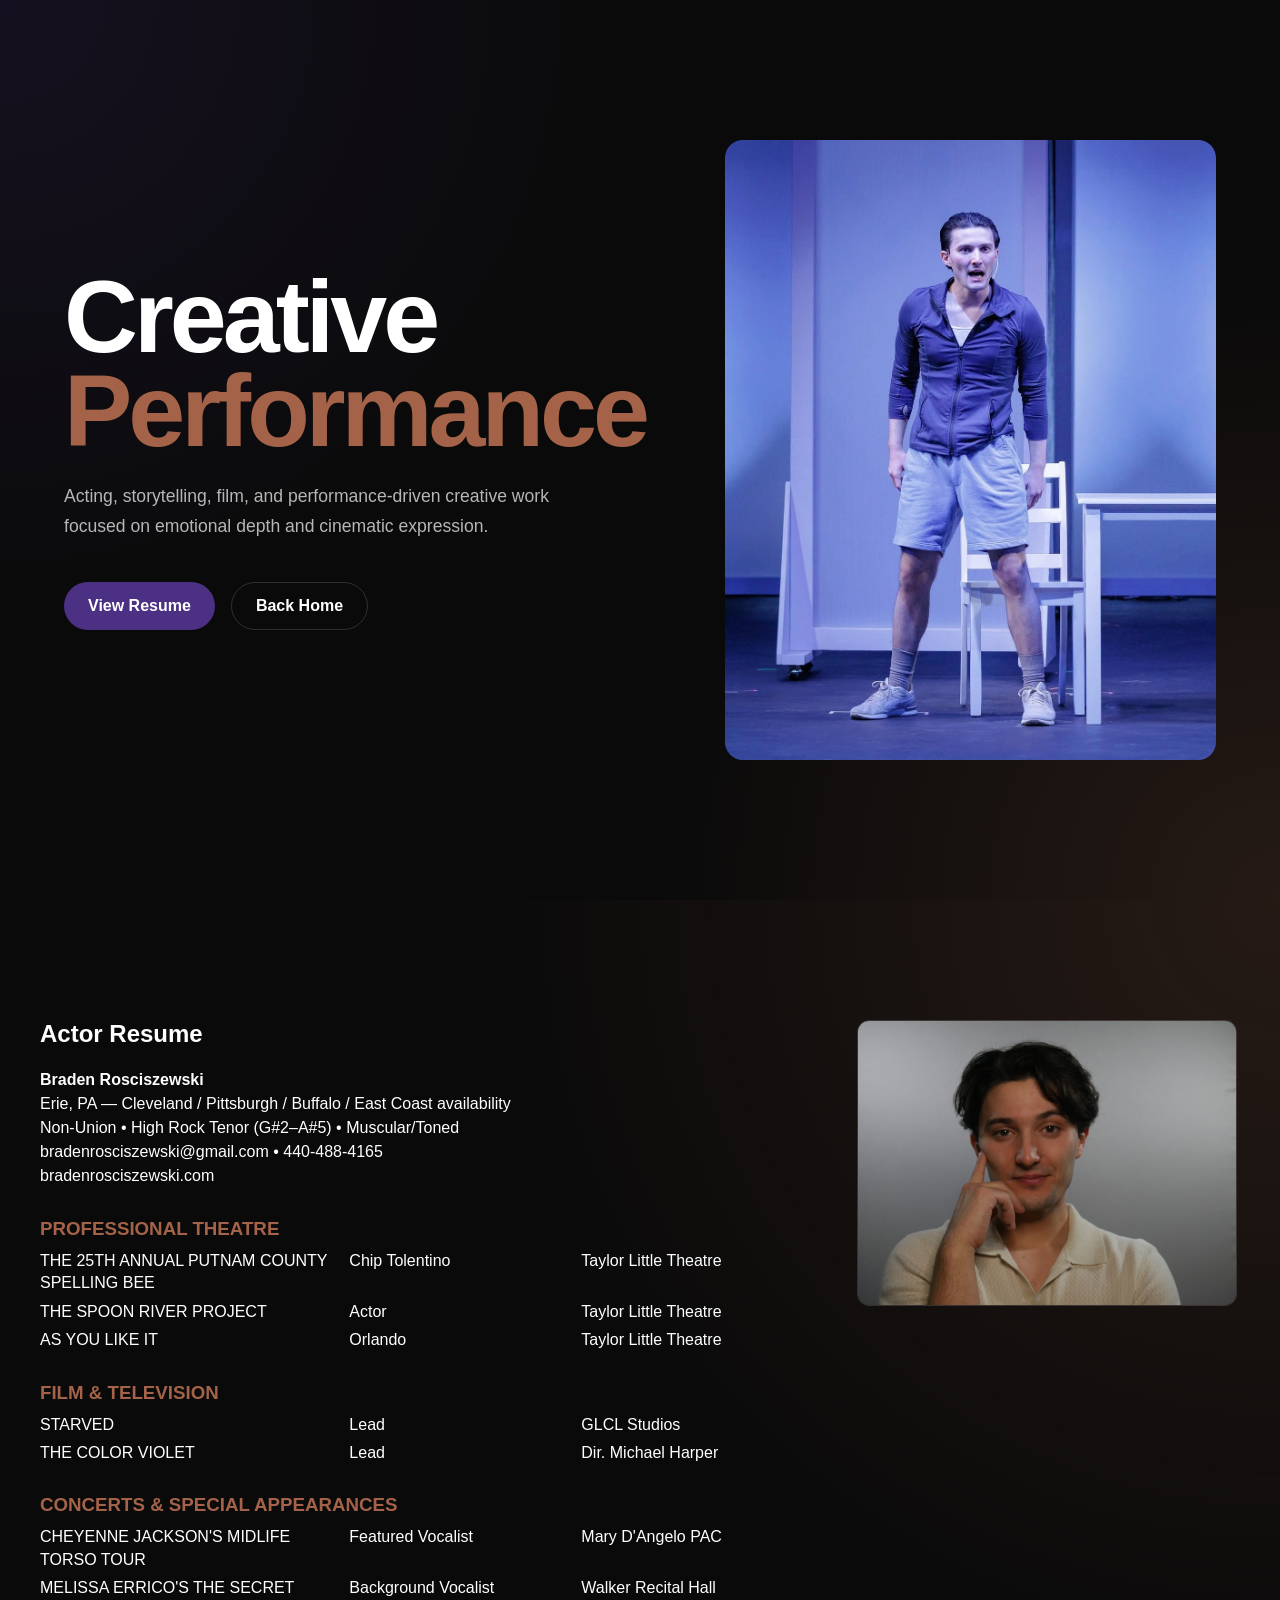
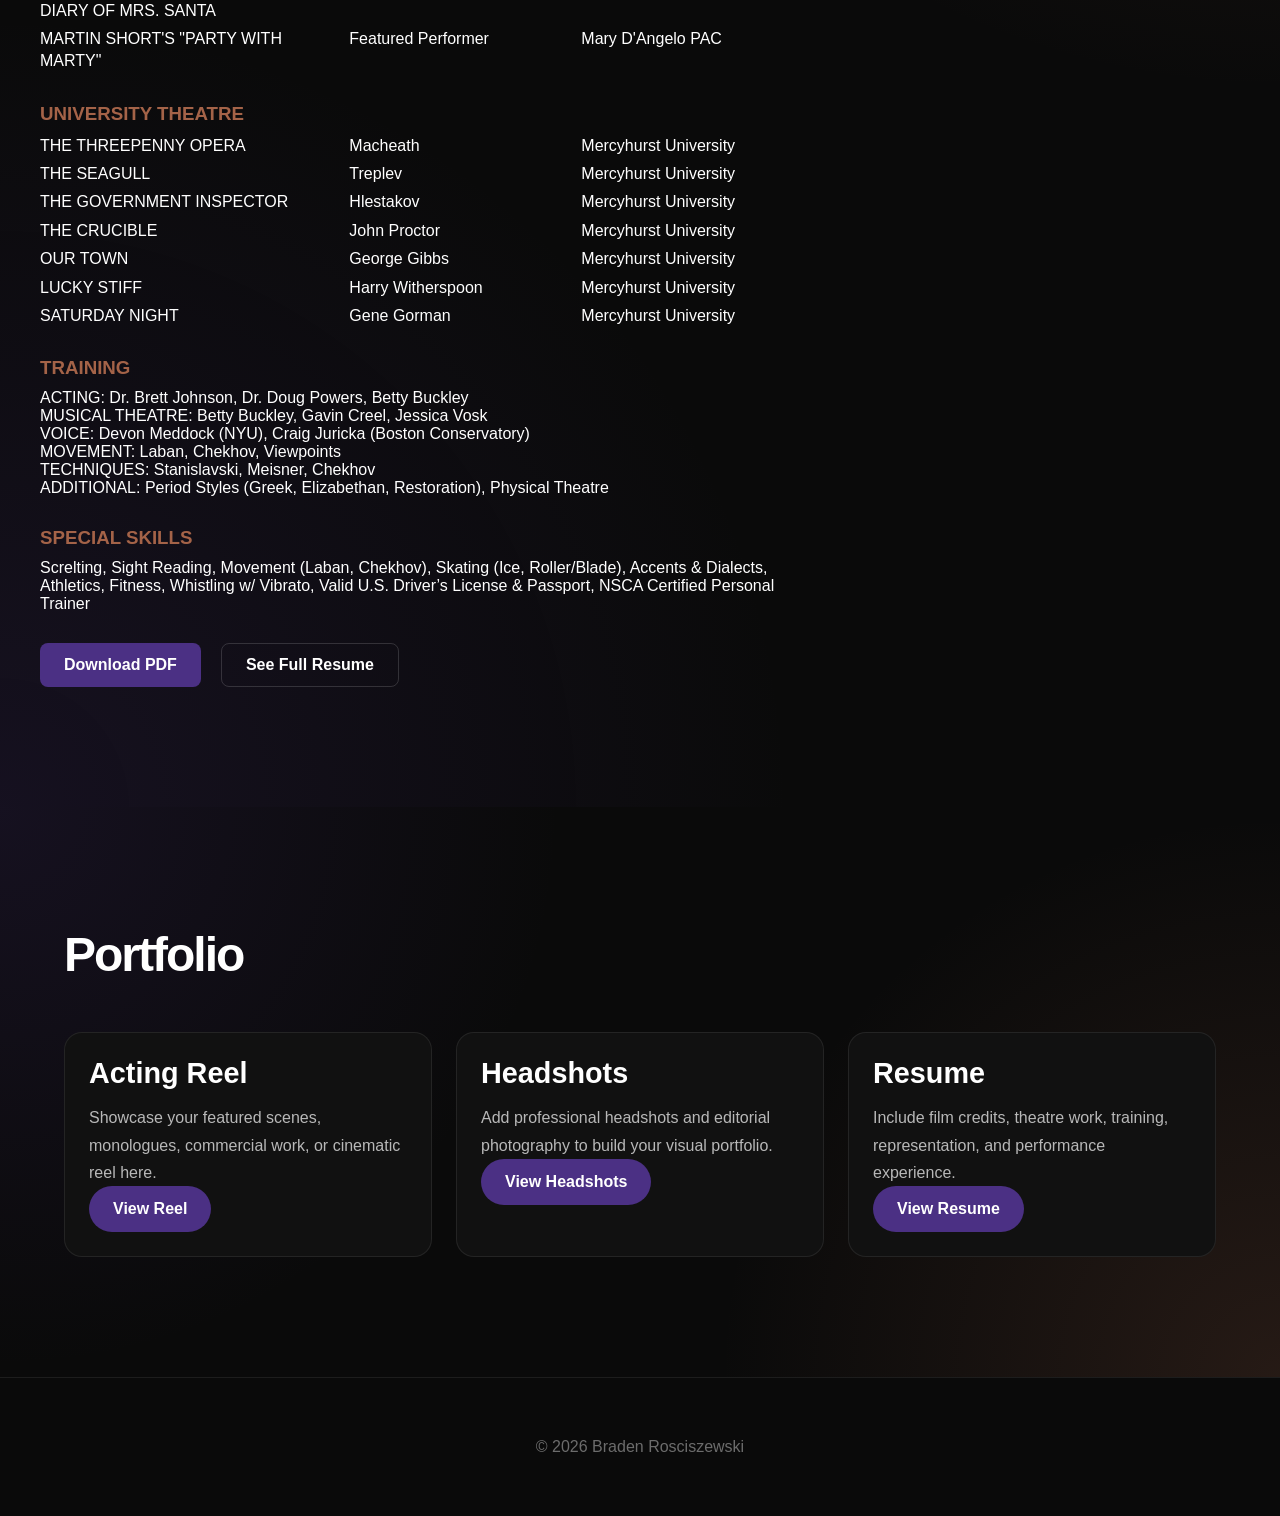
<file: performance/index.html>
<!DOCTYPE html>
<html lang="en">
<head>
  <meta charset="UTF-8" />
  <meta name="viewport" content="width=device-width, initial-scale=1.0"/>
  <title>Performance | Braden Rosciszewski</title>

  <link rel="stylesheet" href="/style.css">

  <style>

    /* LIGHTER DARK MODE BASE */
    body {
      background: #0a0a0a;
      color: white;
    }

    /* HERO WITH MATCHED RADIAL GRADIENT SIZE */
    .hero {
      min-height: 100vh;
      display: flex;
      align-items: center;
      background:
        radial-gradient(circle farthest-corner at top left, rgba(75,48,132,0.18), transparent 40%),
        radial-gradient(circle farthest-corner at bottom right, rgba(164,99,72,0.18), transparent 40%),
        #0a0a0a;
    }

    .accent {
      color: #a46348;
    }

    .btn-primary {
      background: #4b3084;
      color: white;
    }

    .btn-primary:hover {
      background: #a46348;
    }

    .btn-secondary {
      border: 1px solid rgba(255,255,255,0.15);
      color: white;
    }

    .btn-secondary:hover {
      border-color: #a46348;
    }

    .card {
      background: #111;
      border: 1px solid rgba(164,99,72,0.18);
    }

    .card:hover {
      border-color: #a46348;
    }

    .media-grid {
      display: grid;
      grid-template-columns: repeat(auto-fit, minmax(300px, 1fr));
      gap: 24px;
      margin-top: 40px;
    }

    .media-card {
      border-radius: 18px;
      overflow: hidden;
      background: #111;
      border: 1px solid rgba(255,255,255,0.08);
      padding: 24px;
    }

    .media-card h3 {
      font-size: 1.8rem;
      margin-bottom: 14px;
    }

    .media-card p {
      color: rgba(255,255,255,0.7);
      line-height: 1.7;
    }

    /* ⭐ MATCHED RADIAL GRADIENT SIZE FOR SECTION */
    .section {
      padding: 120px 0;
      background:
        radial-gradient(circle farthest-corner at bottom right, rgba(164,99,72,0.18), transparent 40%),
        radial-gradient(circle farthest-corner at top left, rgba(75,48,132,0.18), transparent 40%),
        #0a0a0a;
    }

    /* ⭐ RESUME SECTION WITH GRADIENT + FADE-IN */
    .resume-section {
      padding: 120px 0;
      background:
        radial-gradient(circle farthest-corner at top right, rgba(164,99,72,0.18), transparent 40%),
        radial-gradient(circle farthest-corner at bottom left, rgba(75,48,132,0.18), transparent 40%),
        #0a0a0a;
      opacity: 0;
      transform: translateY(20px);
      transition: opacity 0.8s ease-out, transform 0.8s ease-out;
    }

    .resume-section.visible {
      opacity: 1;
      transform: translateY(0);
    }

    .resume-container {
      display: flex;
      gap: 40px;
      max-width: 1200px;
      margin: auto;
      align-items: flex-start;
    }

    .resume-text {
      flex: 2;
    }

    .resume-photo {
      flex: 1;
      text-align: center;
    }

    .resume-photo img {
      width: 100%;
      max-width: 380px;
      border-radius: 12px;
      border: 1px solid rgba(255,255,255,0.15);
    }

    .resume-header {
      margin-bottom: 30px;
      line-height: 1.5;
    }

    .resume-row {
      display: grid;
      grid-template-columns: 40% 30% 30%;
      margin-bottom: 6px;
    }

    .resume-col {
      padding-right: 10px;
      line-height: 1.4;
    }

    .resume-text h2 {
      margin-bottom: 20px;
    }

    .resume-text h3 {
      margin-top: 30px;
      margin-bottom: 10px;
      color: #a46348;
    }

    .resume-buttons {
      margin-top: 30px;
      display: flex;
      gap: 20px;
    }

    .resume-buttons .btn {
      padding: 12px 24px;
      font-size: 1rem;
      border-radius: 8px;
      text-align: center;
      text-decoration: none;
      transition: background 0.3s ease, border-color 0.3s ease;
    }

    .resume-buttons .btn-primary {
      background: #4b3084;
      color: white;
    }

    .resume-buttons .btn-primary:hover {
      background: #a46348;
    }

    .resume-buttons .btn-secondary {
      border: 1px solid rgba(255,255,255,0.15);
      color: white;
    }

    .resume-buttons .btn-secondary:hover {
      border-color: #a46348;
    }

  </style>

</head>

<body>

  <!-- ⭐ HERO SECTION (unchanged) -->
  <section class="hero">
    <div class="container hero-content">

      <div class="hero-text">

        <h1>
          Creative<br>
          <span class="accent">Performance</span>
        </h1>

        <p>
          Acting, storytelling, film, and performance-driven creative work
          focused on emotional depth and cinematic expression.
        </p>

        <div class="hero-buttons">

          <a href="#resume" class="btn btn-primary">
            View Resume
          </a>

          <a href="/" class="btn btn-secondary">
            Back Home
          </a>

        </div>

      </div>

      <div class="hero-image">
        <img src="/images/orlando.jpg" alt="Performance">
      </div>

    </div>
  </section>

  <!-- ⭐ NEW MIDDLE RESUME SECTION -->
  <section class="resume-section" id="resume">

    <div class="resume-container">

      <div class="resume-text">

        <h2>Actor Resume</h2>

        <p class="resume-header">
          <strong>Braden Rosciszewski</strong><br>
          Erie, PA — Cleveland / Pittsburgh / Buffalo / East Coast availability<br>
          Non-Union • High Rock Tenor (G#2–A#5) • Muscular/Toned<br>
          <a>bradenrosciszewski@gmail.com</a> • 440‑488‑4165<br>
          <a>bradenrosciszewski.com</a>
        </p>

        <h3>PROFESSIONAL THEATRE</h3>
        <div class="resume-row">
          <div class="resume-col">THE 25TH ANNUAL PUTNAM COUNTY SPELLING BEE</div>
          <div class="resume-col">Chip Tolentino</div>
          <div class="resume-col">Taylor Little Theatre</div>
        </div>
        <div class="resume-row">
          <div class="resume-col">THE SPOON RIVER PROJECT</div>
          <div class="resume-col">Actor</div>
          <div class="resume-col">Taylor Little Theatre</div>
        </div>
        <div class="resume-row">
          <div class="resume-col">AS YOU LIKE IT</div>
          <div class="resume-col">Orlando</div>
          <div class="resume-col">Taylor Little Theatre</div>
        </div>
  
        <h3>FILM & TELEVISION</h3>
        <div class="resume-row">
          <div class="resume-col">STARVED</div>
          <div class="resume-col">Lead</div>
          <div class="resume-col">GLCL Studios</div>
        </div>
        <div class="resume-row">
          <div class="resume-col">THE COLOR VIOLET</div>
          <div class="resume-col">Lead</div>
          <div class="resume-col">Dir. Michael Harper</div>
        </div>
        
        <h3>CONCERTS & SPECIAL APPEARANCES</h3>
        <div class="resume-row">
          <div class="resume-col">CHEYENNE JACKSON'S MIDLIFE TORSO TOUR</div>
          <div class="resume-col">Featured Vocalist</div>
          <div class="resume-col">Mary D'Angelo PAC</div>
        </div>
        <div class="resume-row">
          <div class="resume-col">MELISSA ERRICO'S THE SECRET DIARY OF MRS. SANTA</div>
          <div class="resume-col">Background Vocalist</div>
          <div class="resume-col">Walker Recital Hall</div>
        </div>
        <div class="resume-row">
          <div class="resume-col">MARTIN SHORT'S "PARTY WITH MARTY"</div>
          <div class="resume-col">Featured Performer</div>
          <div class="resume-col">Mary D'Angelo PAC</div>
        </div>

        <h3>UNIVERSITY THEATRE</h3>
        <div class="resume-row">
          <div class="resume-col">THE THREEPENNY OPERA</div>
          <div class="resume-col">Macheath</div>
          <div class="resume-col">Mercyhurst University</div>
        </div>
        <div class="resume-row">
          <div class="resume-col">THE SEAGULL</div>
          <div class="resume-col">Treplev</div>
          <div class="resume-col">Mercyhurst University</div>
        </div>
        <div class="resume-row">
          <div class="resume-col">THE GOVERNMENT INSPECTOR</div>
          <div class="resume-col">Hlestakov</div>
          <div class="resume-col">Mercyhurst University</div>
        </div>
        <div class="resume-row">
          <div class="resume-col">THE CRUCIBLE</div>
          <div class="resume-col">John Proctor</div>
          <div class="resume-col">Mercyhurst University</div>
        </div>
        <div class="resume-row">
          <div class="resume-col">OUR TOWN</div>
          <div class="resume-col">George Gibbs</div>
          <div class="resume-col">Mercyhurst University</div>
        </div>
        <div class="resume-row">
          <div class="resume-col">LUCKY STIFF</div>
          <div class="resume-col">Harry Witherspoon</div>
          <div class="resume-col">Mercyhurst University</div>
        </div>
        <div class="resume-row">
          <div class="resume-col">SATURDAY NIGHT</div>
          <div class="resume-col">Gene Gorman</div>
          <div class="resume-col">Mercyhurst University</div>
        </div>

        <h3>TRAINING</h3>
        <p>
          ACTING: Dr. Brett Johnson, Dr. Doug Powers, Betty Buckley<br>
          MUSICAL THEATRE: Betty Buckley, Gavin Creel, Jessica Vosk<br>
          VOICE: Devon Meddock (NYU), Craig Juricka (Boston Conservatory)<br>
          MOVEMENT: Laban, Chekhov, Viewpoints<br>
          TECHNIQUES: Stanislavski, Meisner, Chekhov<br>
          ADDITIONAL: Period Styles (Greek, Elizabethan, Restoration), Physical Theatre
        </p>

        <h3>SPECIAL SKILLS</h3>
        <p>
          Screlting, Sight Reading, Movement (Laban, Chekhov), Skating (Ice, Roller/Blade),  
          Accents & Dialects, Athletics, Fitness, Whistling w/ Vibrato,  
          Valid U.S. Driver’s License & Passport, NSCA Certified Personal Trainer
        </p>

        <div class="resume-buttons">
          <a href="/performance/BradenRosciszewski_Resume.pdf" class="btn btn-primary" download>
            Download PDF
          </a>
          <a href="/performance/resume.html" class="btn btn-secondary">
            See Full Resume
          </a>
        </div>

      </div>

      <div class="resume-photo">
        <img src="/images/altheadshot.JPG" alt="Braden Rosciszewski Headshot">
      </div>

    </div>

  </section>

  <!-- ⭐ BOTTOM PORTFOLIO SECTION (unchanged) -->
  <section class="section" id="portfolio">

    <div class="container">

      <h2 class="section-title">
        Portfolio
      </h2>

      <div class="media-grid">

        <div class="media-card">
          <h3>Acting Reel</h3>
          <p>
            Showcase your featured scenes, monologues,
            commercial work, or cinematic reel here.
          </p>
          <a href="/performance/reel.html" class="btn btn-primary">
            View Reel
          </a>
        </div>

        <div class="media-card">
          <h3>Headshots</h3>
          <p>
            Add professional headshots and editorial photography
            to build your visual portfolio.
          </p>
          <a href="/performance/headshots.html" class="btn btn-primary">
            View Headshots
          </a>
        </div>

        <div class="media-card">
          <h3>Resume</h3>
          <p>
            Include film credits, theatre work,
            training, representation, and performance experience.
          </p>
          <a href="/performance/resume.html" class="btn btn-primary">
            View Resume
          </a>
        </div>

      </div>

    </div>

  </section>

  <footer>
    <div class="container">
      © 2026 Braden Rosciszewski
    </div>
  </footer>

  <!-- ⭐ FADE-IN SCRIPT -->
  <script>
    document.addEventListener("DOMContentLoaded", () => {
      const section = document.querySelector(".resume-section");

      const observer = new IntersectionObserver(entries => {
        entries.forEach(entry => {
          if (entry.isIntersecting) {
            section.classList.add("visible");
            observer.unobserve(section);
          }
        });
      });

      observer.observe(section);
    });
  </script>

</body>
</html>
</file>
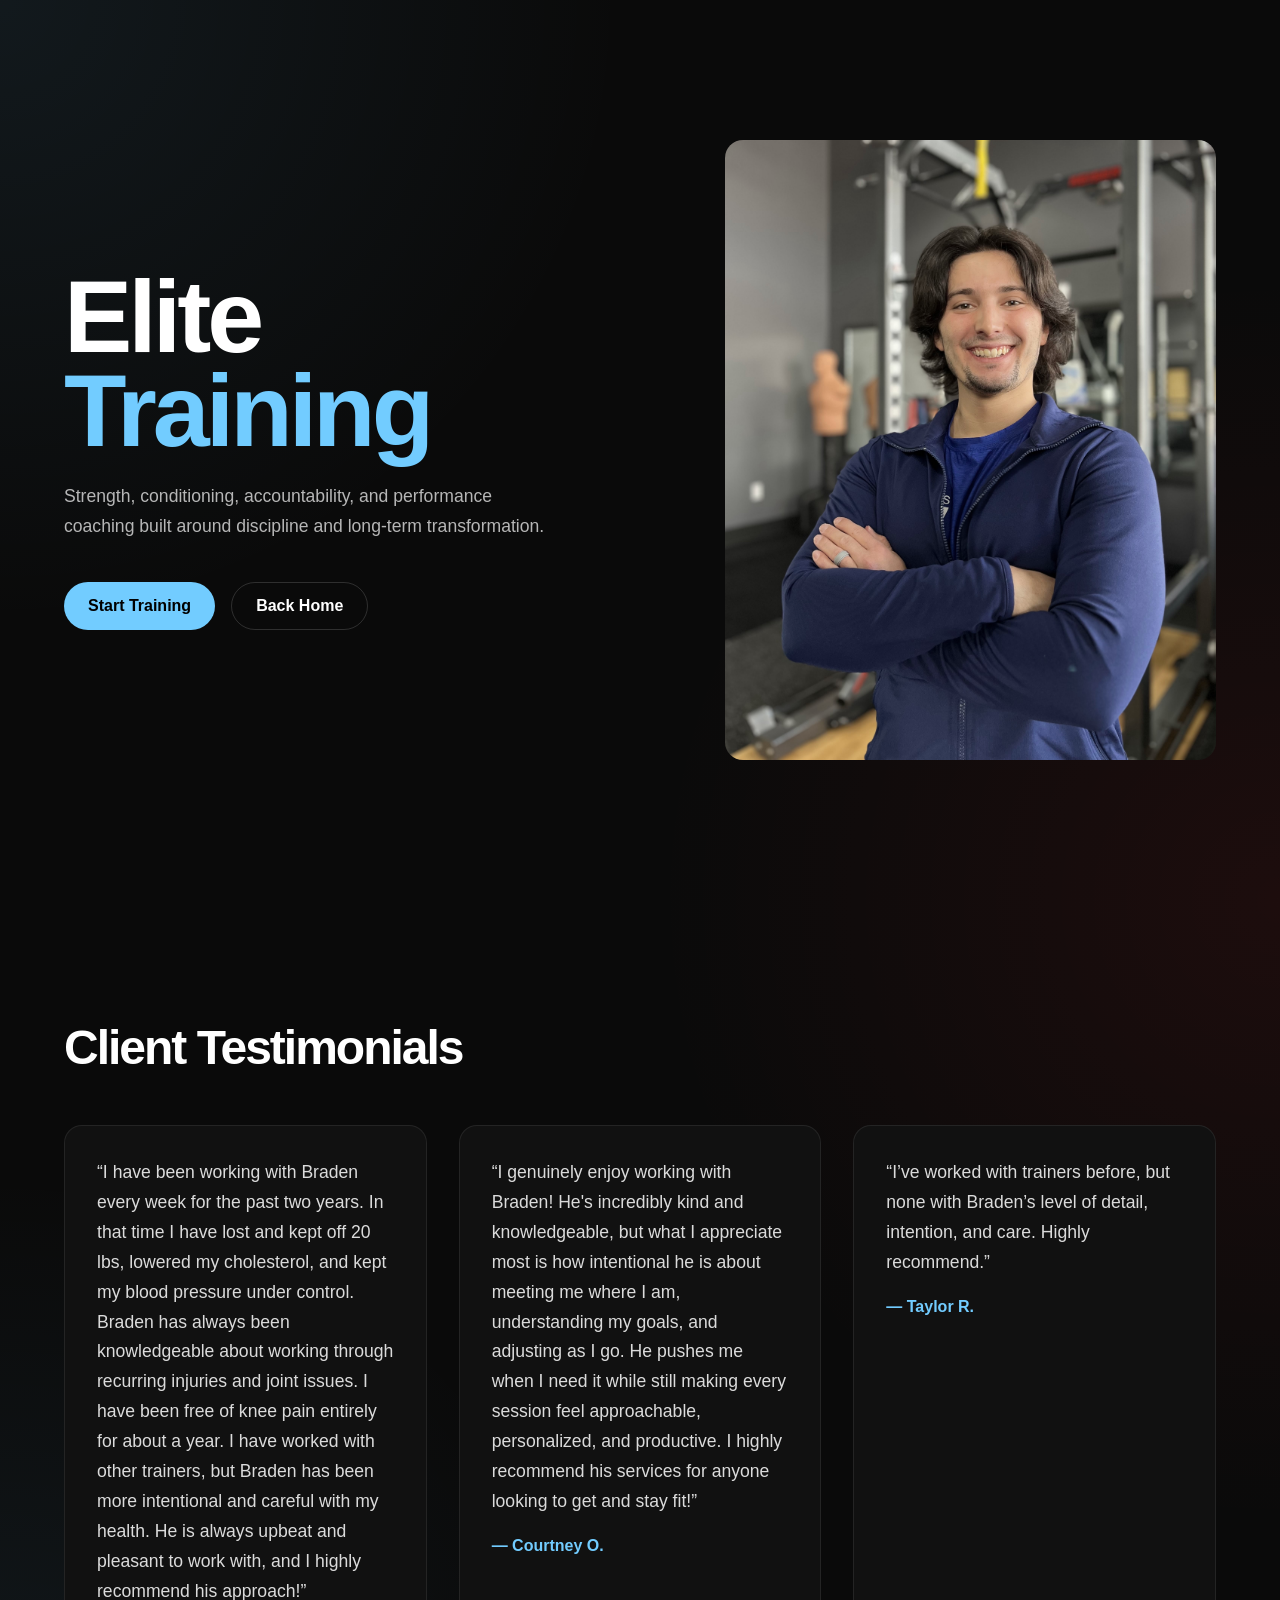
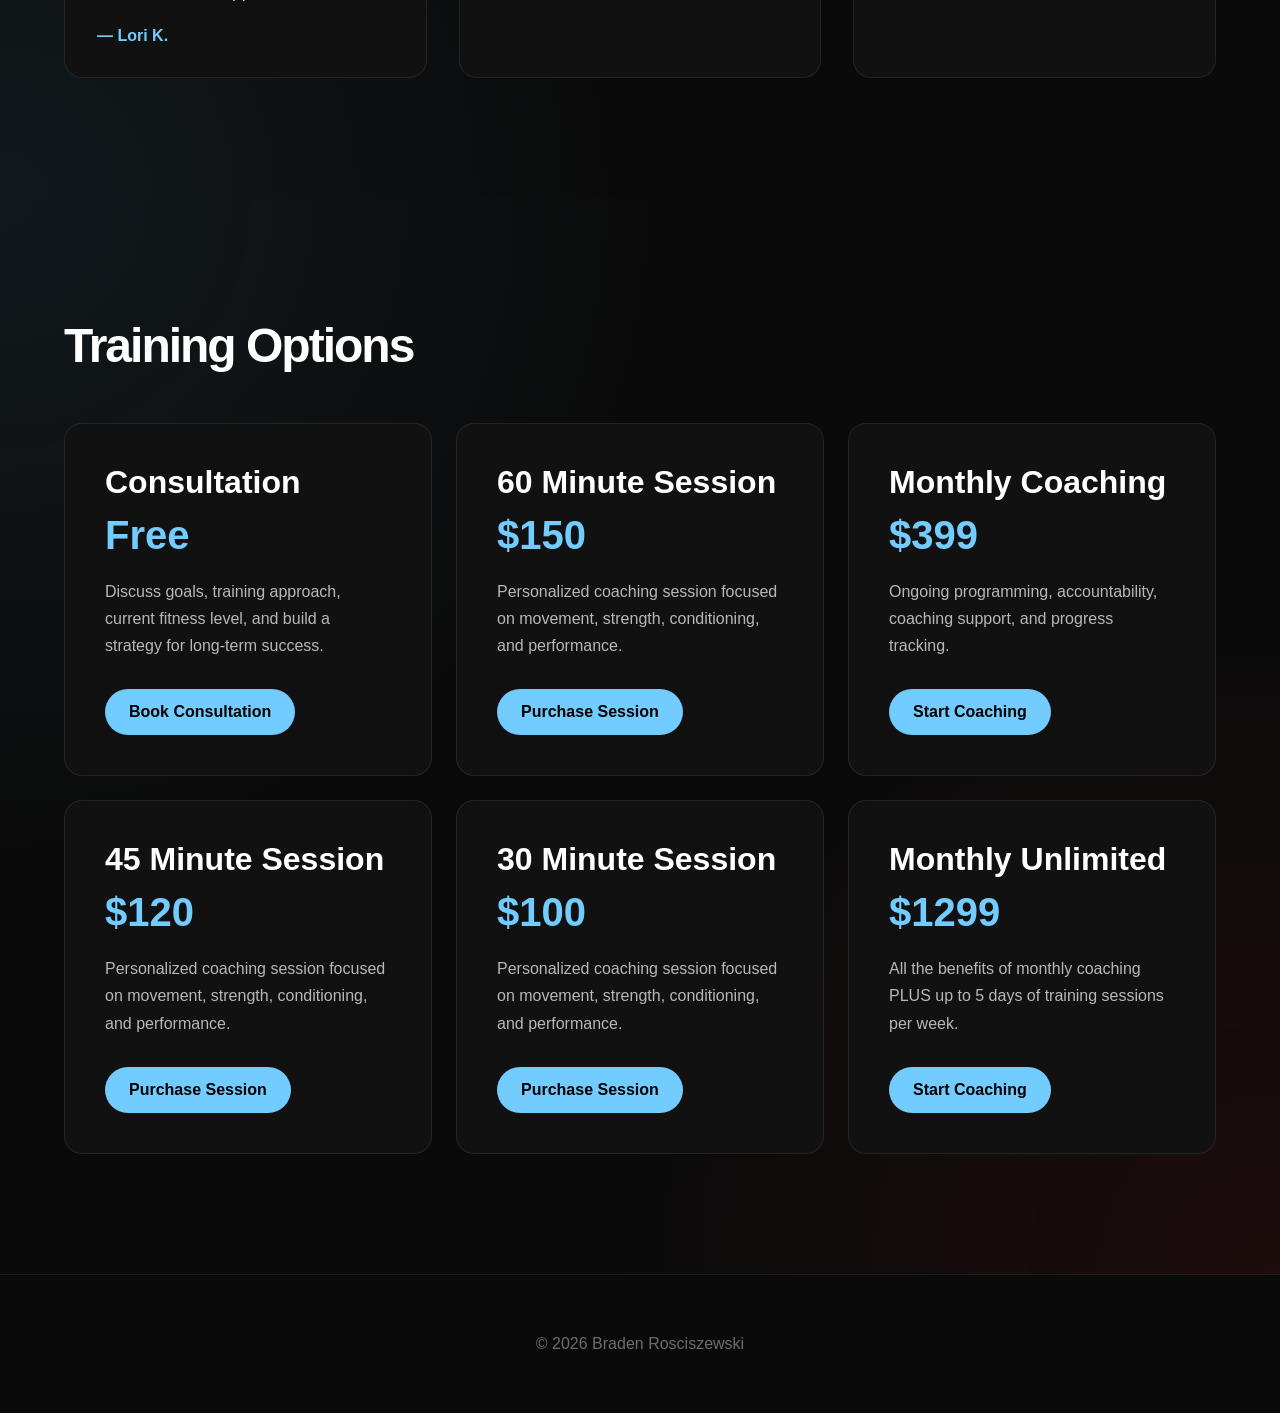
<file: training/index.html>
<!DOCTYPE html>
<html lang="en">
<head>
  <meta charset="UTF-8" />
  <meta name="viewport" content="width=device-width, initial-scale=1.0"/>
  <title>Training | Braden Rosciszewski</title>

  <link rel="stylesheet" href="/style.css">

  <style>

    /* LIGHTER DARK MODE BASE */
    body {
      background: #0a0a0a;
      color: white;
    }

    /* HERO — BLUE TOP LEFT → RED BOTTOM RIGHT */
    .hero {
      min-height: 100vh;
      display: flex;
      align-items: center;
      background:
        radial-gradient(circle farthest-corner at top left, rgba(114,204,255,0.08), transparent 40%),
        radial-gradient(circle farthest-corner at bottom right, rgba(255,49,49,0.08), transparent 40%),
        #0a0a0a;
    }

    .accent {
      color: #72ccff;
    }

    .btn-primary {
      background: #72ccff;
      color: black;
    }

    .btn-primary:hover {
      background: #ff3131;
      color: white;
    }

    .btn-secondary {
      border: 1px solid rgba(255,255,255,0.15);
      color: white;
    }

    .btn-secondary:hover {
      border-color: #72ccff;
    }

    .card {
      background: #000d4f;
      border: 1px solid rgba(114,204,255,0.15);
    }

    .card:hover {
      border-color: #72ccff;
    }

    /* ⭐ TESTIMONIALS — RED TOP RIGHT → BLUE BOTTOM LEFT */
    .testimonials {
      padding: 120px 0;
      background:
        radial-gradient(circle farthest-corner at top right, rgba(255,49,49,0.08), transparent 40%),
        radial-gradient(circle farthest-corner at bottom left, rgba(114,204,255,0.08), transparent 40%),
        #0a0a0a;
    }

    .testimonials-grid {
      display: grid;
      grid-template-columns: repeat(auto-fit, minmax(320px, 1fr));
      gap: 32px;
      margin-top: 40px;
    }

    .testimonial-card {
      background: #111111;
      border: 1px solid rgba(255,255,255,0.08);
      border-radius: 18px;
      padding: 32px;
      transition: border-color 0.3s ease;
    }

    .testimonial-card:hover {
      border-color: #72ccff;
    }

    .quote {
      font-size: 1.1rem;
      line-height: 1.7;
      color: rgba(255,255,255,0.85);
      margin-bottom: 20px;
    }

    .author {
      font-weight: bold;
      color: #72ccff;
      font-size: 1rem;
    }

    /* ⭐ PRICING — BLUE TOP LEFT → RED BOTTOM RIGHT */
    .section {
      padding: 120px 0;
      background:
        radial-gradient(circle farthest-corner at top left, rgba(114,204,255,0.08), transparent 40%),
        radial-gradient(circle farthest-corner at bottom right, rgba(255,49,49,0.08), transparent 40%),
        #0a0a0a;
    }

    .pricing-grid {
      display: grid;
      grid-template-columns: repeat(auto-fit, minmax(280px, 1fr));
      gap: 24px;
      margin-top: 40px;
    }

    .pricing-card {
      background: #111111;
      border: 1px solid rgba(255,255,255,0.08);
      border-radius: 18px;
      padding: 40px;
    }

    .pricing-card h3 {
      font-size: 2rem;
      margin-bottom: 12px;
    }

    .price {
      font-size: 2.5rem;
      color: #72ccff;
      margin-bottom: 20px;
      font-weight: bold;
    }

    .pricing-card p {
      color: rgba(255,255,255,0.7);
      line-height: 1.7;
      margin-bottom: 30px;
    }

  </style>

</head>

<body>

  <!-- HERO -->
  <section class="hero">
    <div class="container hero-content">

      <div class="hero-text">

        <h1>
          Elite<br>
          <span class="accent">Training</span>
        </h1>

        <p>
          Strength, conditioning, accountability, and performance coaching
          built around discipline and long-term transformation.
        </p>

        <div class="hero-buttons">

          <a href="#pricing" class="btn btn-primary">
            Start Training
          </a>

          <a href="/" class="btn btn-secondary">
            Back Home
          </a>

        </div>

      </div>

      <div class="hero-image">
        <img src="/images/trainer.jpg" alt="Training">
      </div>

    </div>
  </section>

  <!-- TESTIMONIALS -->
  <section class="testimonials">
    <div class="container">

      <h2 class="section-title">Client Testimonials</h2>

      <div class="testimonials-grid">

        <div class="testimonial-card">
          <p class="quote">
            “I have been working with Braden every week for the past two years. In that time I have lost and kept off 20 lbs, lowered my cholesterol, and kept my blood pressure under control. Braden has always been knowledgeable about working through recurring injuries and joint issues. I have been free of knee pain entirely for about a year. I have worked with other trainers, but Braden has been more intentional and careful with my health. He is always upbeat and pleasant to work with, and I highly recommend his approach!”
          </p>
          <div class="author">— Lori K.</div>
        </div>

        <div class="testimonial-card">
          <p class="quote">
            “I genuinely enjoy working with Braden! He's incredibly kind and knowledgeable, but what I appreciate most is how intentional he is about meeting me where I am, understanding my goals, and adjusting as I go. He pushes me when I need it while still making every session feel approachable, personalized, and productive. I highly recommend his services for anyone looking to get and stay fit!”
          </p>
          <div class="author">— Courtney O.</div>
        </div>

        <div class="testimonial-card">
          <p class="quote">
            “I’ve worked with trainers before, but none with Braden’s level of detail,
            intention, and care. Highly recommend.”
          </p>
          <div class="author">— Taylor R.</div>
        </div>

      </div>

    </div>
  </section>

  <!-- PRICING -->
  <section class="section" id="pricing">

    <div class="container">

      <h2 class="section-title">
        Training Options
      </h2>

      <div class="pricing-grid">

        <div class="pricing-card">
          <h3>Consultation</h3>
          <div class="price">Free</div>
          <p>
            Discuss goals, training approach, current fitness level,
            and build a strategy for long-term success.
          </p>
          <a href="https://calendar.app.google/tiuiRuB8icRDzdoaA" class="btn btn-primary">Book Consultation</a>
        </div>

        <div class="pricing-card">
          <h3>60 Minute Session</h3>
          <div class="price">$150</div>
          <p>
            Personalized coaching session focused on movement,
            strength, conditioning, and performance.
          </p>
          <a href="https://buy.stripe.com/8x25kDbu24O73Ks8xW8k80g" class="btn btn-primary">Purchase Session</a>
        </div>

        <div class="pricing-card">
          <h3>Monthly Coaching</h3>
          <div class="price">$399</div>
          <p>
            Ongoing programming, accountability,
            coaching support, and progress tracking.
          </p>
          <a href="https://buy.stripe.com/eVqfZhbu2eoHgxe01q8k80k" class="btn btn-primary">Start Coaching</a>
        </div>

        <div class="pricing-card">
          <h3>45 Minute Session</h3>
          <div class="price">$120</div>
          <p>
            Personalized coaching session focused on movement,
            strength, conditioning, and performance.
          </p>
          <a href="https://buy.stripe.com/28E6oH41Aa8r4OwdSg8k80h" class="btn btn-primary">Purchase Session</a>
        </div>

        <div class="pricing-card">
          <h3>30 Minute Session</h3>
          <div class="price">$100</div>
          <p>
            Personalized coaching session focused on movement,
            strength, conditioning, and performance.
          </p>
          <a href="https://buy.stripe.com/cNi9ATapY94n6WEg0o8k80i" class="btn btn-primary">Purchase Session</a>
        </div>

        <div class="pricing-card">
          <h3>Monthly Unlimited</h3>
          <div class="price">$1299</div>
          <p>
            All the benefits of monthly coaching PLUS up to 5 days of training sessions per week.
          </p>
          <a href="https://buy.stripe.com/cNiaEX0Po5Sbep629y8k80j" class="btn btn-primary">Start Coaching</a>
        </div>

      </div>

    </div>
  </section>

  <footer>
    <div class="container">
      © 2026 Braden Rosciszewski
    </div>
  </footer>

</body>
</html>
</file>
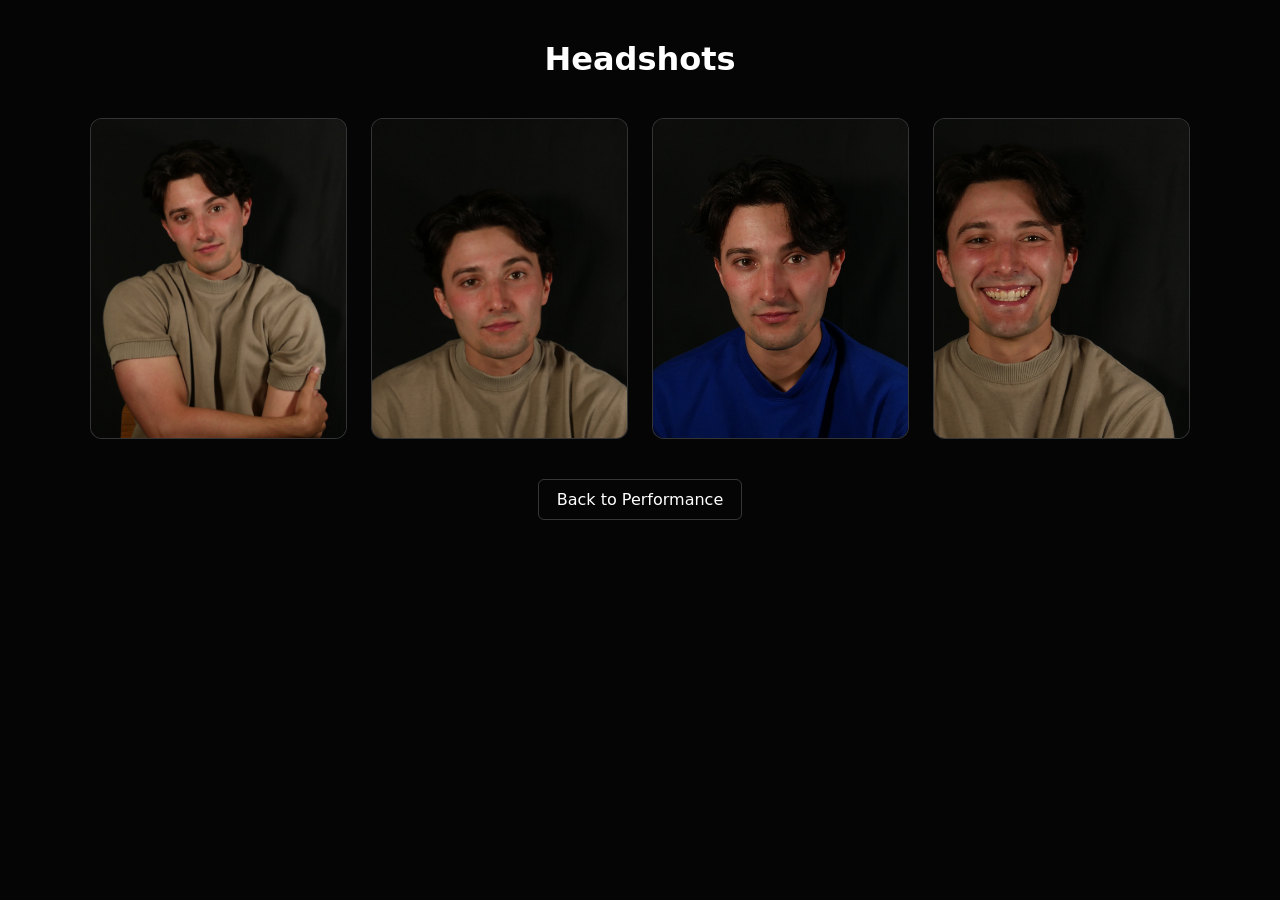
<file: performance/headshots.html>
<!DOCTYPE html>
<html lang="en">
<head>
  <meta charset="UTF-8" />
  <meta name="viewport" content="width=device-width, initial-scale=1.0" />
  <title>Headshots | Braden Rosciszewski</title>

  <link rel="stylesheet" href="/style.css">

  <style>
    body {
      background: #050505;
      color: white;
      padding: 40px 0;
      font-family: system-ui, sans-serif;
    }

    .page-container {
      max-width: 1100px;
      margin: auto;
      text-align: center;
    }

    h1 {
      margin-bottom: 40px;
    }

    /* ---------------- DESKTOP GRID ---------------- */
    .gallery-grid {
      display: grid;
      grid-template-columns: repeat(auto-fit, minmax(250px, 1fr));
      gap: 24px;
      margin-top: 40px;
    }

    .gallery-item {
      position: relative;
      overflow: hidden;
      border-radius: 12px;
      border: 1px solid rgba(255,255,255,0.15);
      background: #111;
    }

    .gallery-item img {
      width: 100%;
      height: 100%;
      object-fit: cover;
      display: block;
      transition: transform 0.4s ease, opacity 0.4s ease;
    }

    .gallery-item:hover img {
      transform: scale(1.05);
      opacity: 0.85;
    }

    /* --- Back Button --- */
    .btn-secondary {
      border: 1px solid rgba(255,255,255,0.2);
      padding: 10px 18px;
      border-radius: 6px;
      color: white;
      text-decoration: none;
      display: inline-block;
      margin-top: 40px;
    }

    .btn-secondary:hover {
      border-color: #a46348;
    }
  </style>
</head>

<body>

  <div class="page-container">
    <h1>Headshots</h1>

    <!-- DESKTOP GRID -->
    <div class="gallery-grid">
      <div class="gallery-item"><img src="/images/headshot1.jpg" alt="Headshot 1"></div>
      <div class="gallery-item"><img src="/images/headshot2.jpg" alt="Headshot 2"></div>
      <div class="gallery-item"><img src="/images/headshot3.jpg" alt="Headshot 3"></div>
      <div class="gallery-item"><img src="/images/headshot4.jpg" alt="Headshot 4"></div>
    </div>

    <a href="/performance/index.html" class="btn-secondary">Back to Performance</a>
  </div>

</body>
</html>
</file>
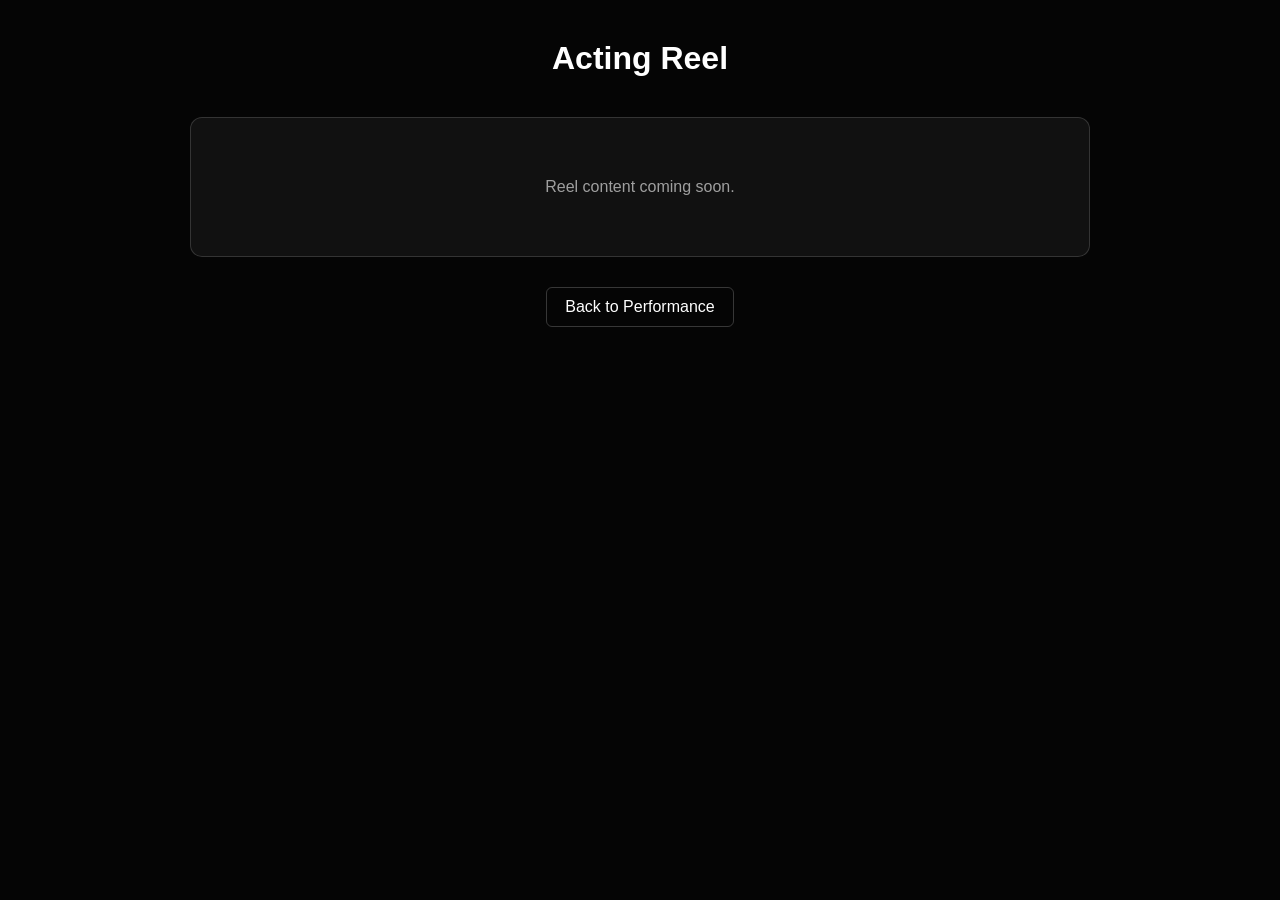
<file: performance/reel.html>
<!DOCTYPE html>
<html lang="en">
<head>
  <meta charset="UTF-8" />
  <meta name="viewport" content="width=device-width, initial-scale=1.0" />
  <title>Reel | Braden Rosciszewski</title>

  <link rel="stylesheet" href="/style.css">

  <style>
    body {
      background: #050505;
      color: white;
      padding: 40px 0;
    }

    .page-container {
      max-width: 900px;
      margin: auto;
      text-align: center;
    }

    .placeholder-box {
      background: #111;
      border: 1px solid rgba(255,255,255,0.15);
      padding: 60px;
      border-radius: 12px;
      margin-top: 40px;
      color: rgba(255,255,255,0.6);
    }

    .btn-secondary {
      border: 1px solid rgba(255,255,255,0.2);
      padding: 10px 18px;
      border-radius: 6px;
      color: white;
      text-decoration: none;
      display: inline-block;
      margin-top: 30px;
    }

    .btn-secondary:hover {
      border-color: #a46348;
    }
  </style>
</head>

<body>

  <div class="page-container">
    <h1>Acting Reel</h1>

    <div class="placeholder-box">
      Reel content coming soon.
    </div>

    <a href="/performance/index.html" class="btn-secondary">Back to Performance</a>
  </div>

</body>
</html>
</file>
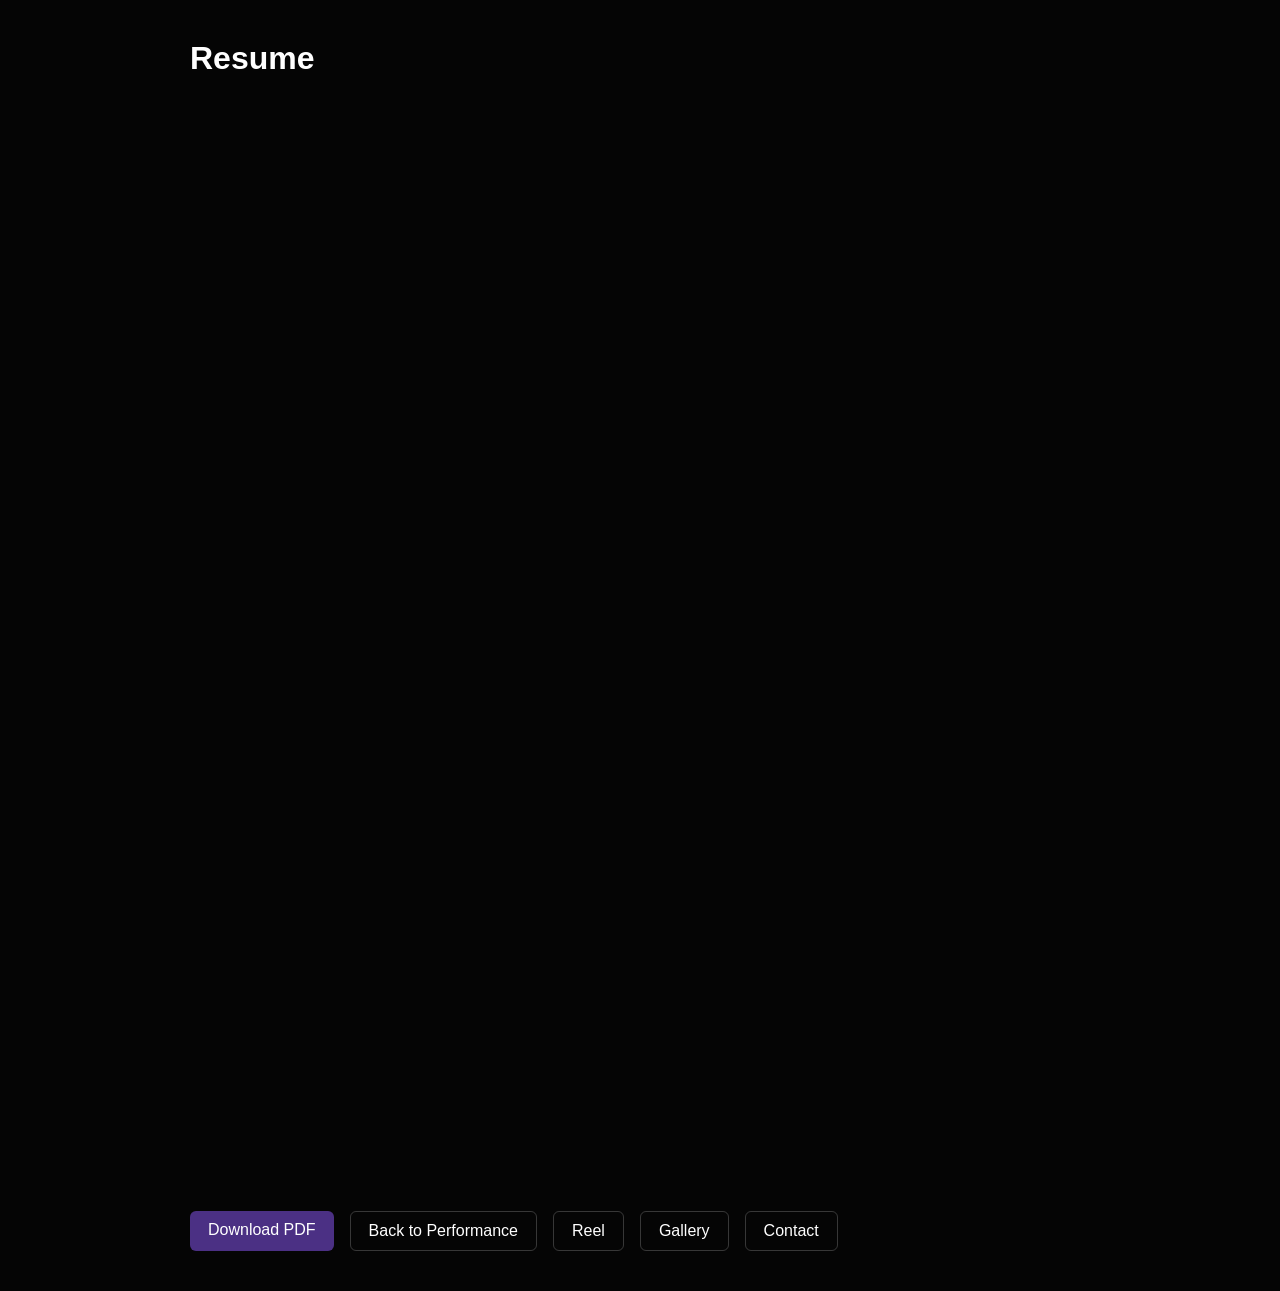
<file: performance/resume.html>
<!DOCTYPE html>
<html lang="en">
<head>
  <meta charset="UTF-8" />
  <meta name="viewport" content="width=device-width, initial-scale=1.0" />
  <title>Resume | Braden Rosciszewski</title>

  <link rel="stylesheet" href="/style.css">

  <style>
    body {
      background: #050505;
      color: white;
      padding: 40px 0;
    }

    .resume-container {
      max-width: 900px;
      margin: auto;
    }

    iframe {
      width: 100%;
      height: 1100px;
      border: none;
      border-radius: 12px;
      overflow: hidden;
    }

    .nav-links {
      margin-top: 30px;
      display: flex;
      gap: 16px;
      flex-wrap: wrap;
    }

    .btn-primary {
      background: #4b3084;
      color: white;
      padding: 10px 18px;
      border-radius: 6px;
      text-decoration: none;
    }

    .btn-primary:hover {
      background: #a46348;
    }

    .btn-secondary {
      border: 1px solid rgba(255,255,255,0.2);
      padding: 10px 18px;
      border-radius: 6px;
      color: white;
      text-decoration: none;
    }

    .btn-secondary:hover {
      border-color: #a46348;
    }
  </style>
</head>

<body>

  <div class="resume-container">

    <h1>Resume</h1>

    <!-- FIXED EMBED: now uses /preview instead of /export -->
    <iframe 
      src="https://docs.google.com/document/d/1Q5qotYQ2wiKrjAtnIezsH2s2kKfFs70xwy5xPW-ufAA/preview">
    </iframe>

    <div class="nav-links">

      <!-- PDF DOWNLOAD (correct link) -->
      <a 
        href="https://docs.google.com/document/d/1Q5qotYQ2wiKrjAtnIezsH2s2kKfFs70xwy5xPW-ufAA/export?format=pdf" 
        class="btn-primary" 
        target="_blank">
        Download PDF
      </a>

      <!-- OTHER NAVIGATION -->
      <a href="/performance/index.html" class="btn-secondary">Back to Performance</a>
      <a href="/performance/reel.html" class="btn-secondary">Reel</a>
      <a href="/performance/gallery.html" class="btn-secondary">Gallery</a>
      <a href="/contact.html" class="btn-secondary">Contact</a>

    </div>

  </div>

</body>
</html>
</file>
<file: style.css>
/* =========================================
   THEME VARIABLES
========================================= */

:root {
  --bg: #0b0b0b;
  --text: white;
  --text-muted: rgba(255,255,255,0.7);
  --accent: #6c00a8;

  --card-bg: #0b0b0b;
  --card-border: rgba(255,255,255,0.08);

  --btn-primary-bg: white;
  --btn-primary-text: black;

  --btn-secondary-border: rgba(255,255,255,0.15);
  --btn-secondary-text: white;

  --icon-bg: #0b0b0b;
  --icon-border: rgba(255,255,255,0.15);
  --icon-stroke: white;

  --footer-text: rgba(255,255,255,0.4);
  --footer-border: rgba(255,255,255,0.08);
}

/* LIGHT MODE OVERRIDES */

.light-mode {
  --bg: #f4efe7;
  --text: #1a1a1a;
  --text-muted: rgba(0,0,0,0.6);

  --card-bg: white;
  --card-border: rgba(0,0,0,0.08);

  --btn-primary-bg: #1a1a1a;
  --btn-primary-text: white;

  --btn-secondary-border: rgba(0,0,0,0.2);
  --btn-secondary-text: #1a1a1a;

  --icon-bg: white;
  --icon-border: rgba(0,0,0,0.15);
  --icon-stroke: #1a1a1a;

  --footer-text: rgba(0,0,0,0.4);
  --footer-border: rgba(0,0,0,0.08);
}

/* Smooth theme transitions */

body, .card, .btn, .icon-btn, .hero, footer {
  transition: background-color 0.35s ease, 
              color 0.35s ease, 
              border-color 0.35s ease;
}

/* =========================================
   GLOBAL RESET
========================================= */

* {
  margin: 0;
  padding: 0;
  box-sizing: border-box;
}

html {
  scroll-behavior: smooth;
}

body {
  background-color: var(--bg);
  color: var(--text);
  font-family: -apple-system, BlinkMacSystemFont, "Helvetica Neue", sans-serif;
  overflow-x: hidden;
}

.container {
  width: 100%;
  max-width: 1200px;
  margin: auto;
  padding: 0 24px;
}

/* =========================================
   HERO
========================================= */

.hero {
  min-height: 100vh;
  display: flex;
  align-items: center;
  background:
    linear-gradient(to bottom, rgba(0,0,0,0.2), rgba(0,0,0,0.9)),
    var(--bg);
}

.hero-content {
  display: grid;
  grid-template-columns: 1.1fr 0.9fr;
  gap: 60px;
  align-items: center;
}

.hero-text h1 {
  font-size: clamp(4rem, 8vw, 7rem);
  line-height: 0.92;
  letter-spacing: -4px;
  margin-bottom: 24px;
  font-weight: 800;
  color: var(--text);
}

.hero-text p {
  font-size: 1.1rem;
  color: var(--text-muted);
  line-height: 1.7;
  max-width: 500px;
  margin-bottom: 40px;
}

.accent {
  color: var(--accent);
}

.hero-buttons {
  display: flex;
  gap: 16px;
  flex-wrap: wrap;
}

/* =========================================
   BUTTONS
========================================= */

.btn {
  display: inline-flex;
  align-items: center;
  justify-content: center;
  padding: 14px 24px;
  border-radius: 999px;
  text-decoration: none;
  font-weight: 600;
  transition: 0.25s ease;
}

.btn-primary {
  background: var(--btn-primary-bg);
  color: var(--btn-primary-text);
}

.btn-primary:hover {
  transform: translateY(-2px);
  opacity: 0.9;
}

.btn-secondary {
  border: 1px solid var(--btn-secondary-border);
  color: var(--btn-secondary-text);
}

.btn-secondary:hover {
  border-color: rgba(0,0,0,0.5);
  transform: translateY(-2px);
}

/* =========================================
   HERO IMAGE
========================================= */

.hero-image {
  display: flex;
  justify-content: center;
}

.hero-image img {
  width: 100%;
  max-width: 650px;
  height: 620px;
  object-fit: cover;
  border-radius: 18px;
  filter: grayscale(10%);
}

/* =========================================
   SOCIAL ICONS
========================================= */

.social-icons {
  margin-top: 20px;
  display: flex;
  gap: 18px;
}

.icon-btn {
  background: var(--icon-bg);
  border: 1px solid var(--icon-border);
  padding: 10px;
  border-radius: 50%;
  display: inline-flex;
  align-items: center;
  justify-content: center;
  text-decoration: none;
  transition: 0.25s ease;
}

.icon-btn:hover {
  background: var(--accent);
  border-color: var(--accent);
}

.icon-btn svg {
  display: block;
  stroke: var(--icon-stroke);
}

.icon-btn:hover svg {
  stroke: white;
}

/* =========================================
   SECTIONS
========================================= */

.section {
  padding: 120px 0;
  background: var(--bg);
}


.section-title {
  font-size: 3rem;
  margin-bottom: 50px;
  letter-spacing: -2px;
  color: var(--text);
}

/* =========================================
   CARDS
========================================= */

.grid {
  display: grid;
  grid-template-columns: repeat(auto-fit, minmax(300px, 1fr));
  gap: 24px;
}

.card {
  border: 1px solid var(--card-border);
  padding: 40px;
  border-radius: 18px;
  text-decoration: none;
  color: var(--text);
  transition: 0.25s ease;
  background: var(--card-bg);
}

.card:hover {
  border-color: rgba(0,0,0,0.3);
  transform: translateY(-4px);
}

.card h2 {
  font-size: 2rem;
  margin-bottom: 18px;
  letter-spacing: -1px;
  color: var(--text);
}

.card p {
  color: var(--text-muted);
  line-height: 1.7;
}

/* =========================================
   FOOTER
========================================= */

footer {
  padding: 60px 0;
  text-align: center;
  color: var(--footer-text);
  border-top: 1px solid var(--footer-border);
}

/* =========================================
   MOBILE
========================================= */
/* Hide mobile stack on desktop */
.mobile-stack,
.nav-buttons {
  display: none;
}

@media (max-width: 900px) {
  .hero {
    padding: 80px 0;
  }

  .hero-content {
    grid-template-columns: 1fr;
  }

  .hero-text {
    text-align: center;
  }

  .hero-text p {
    margin-left: auto;
    margin-right: auto;
  }

  .hero-buttons {
    justify-content: center;
  }

  .hero-image img {
    height: auto;
    max-width: 100%;
  }

  .section-title {
    font-size: 2.4rem;
  }
}

/* TESTIMONIALS SECTION — flipped pattern */
.testimonials {
  padding: 120px 0;
  background:
    radial-gradient(circle farthest-corner at top right, rgba(255,49,49,0.08), transparent 40%),
    radial-gradient(circle farthest-corner at bottom left, rgba(114,204,255,0.08), transparent 40%),
    #0a0a0a;
}

.testimonials-grid {
  display: grid;
  grid-template-columns: repeat(auto-fit, minmax(320px, 1fr));
  gap: 32px;
  margin-top: 40px;
}

.testimonial-card {
  background: #111111;
  border: 1px solid rgba(255,255,255,0.08);
  border-radius: 18px;
  padding: 32px;
  transition: border-color 0.3s ease;
}

.testimonial-card:hover {
  border-color: #72ccff;
}

.quote {
  font-size: 1.1rem;
  line-height: 1.7;
  color: rgba(255,255,255,0.85);
  margin-bottom: 20px;
}

.author {
  font-weight: bold;
  color: #72ccff;
  font-size: 1rem;
}
</file>
